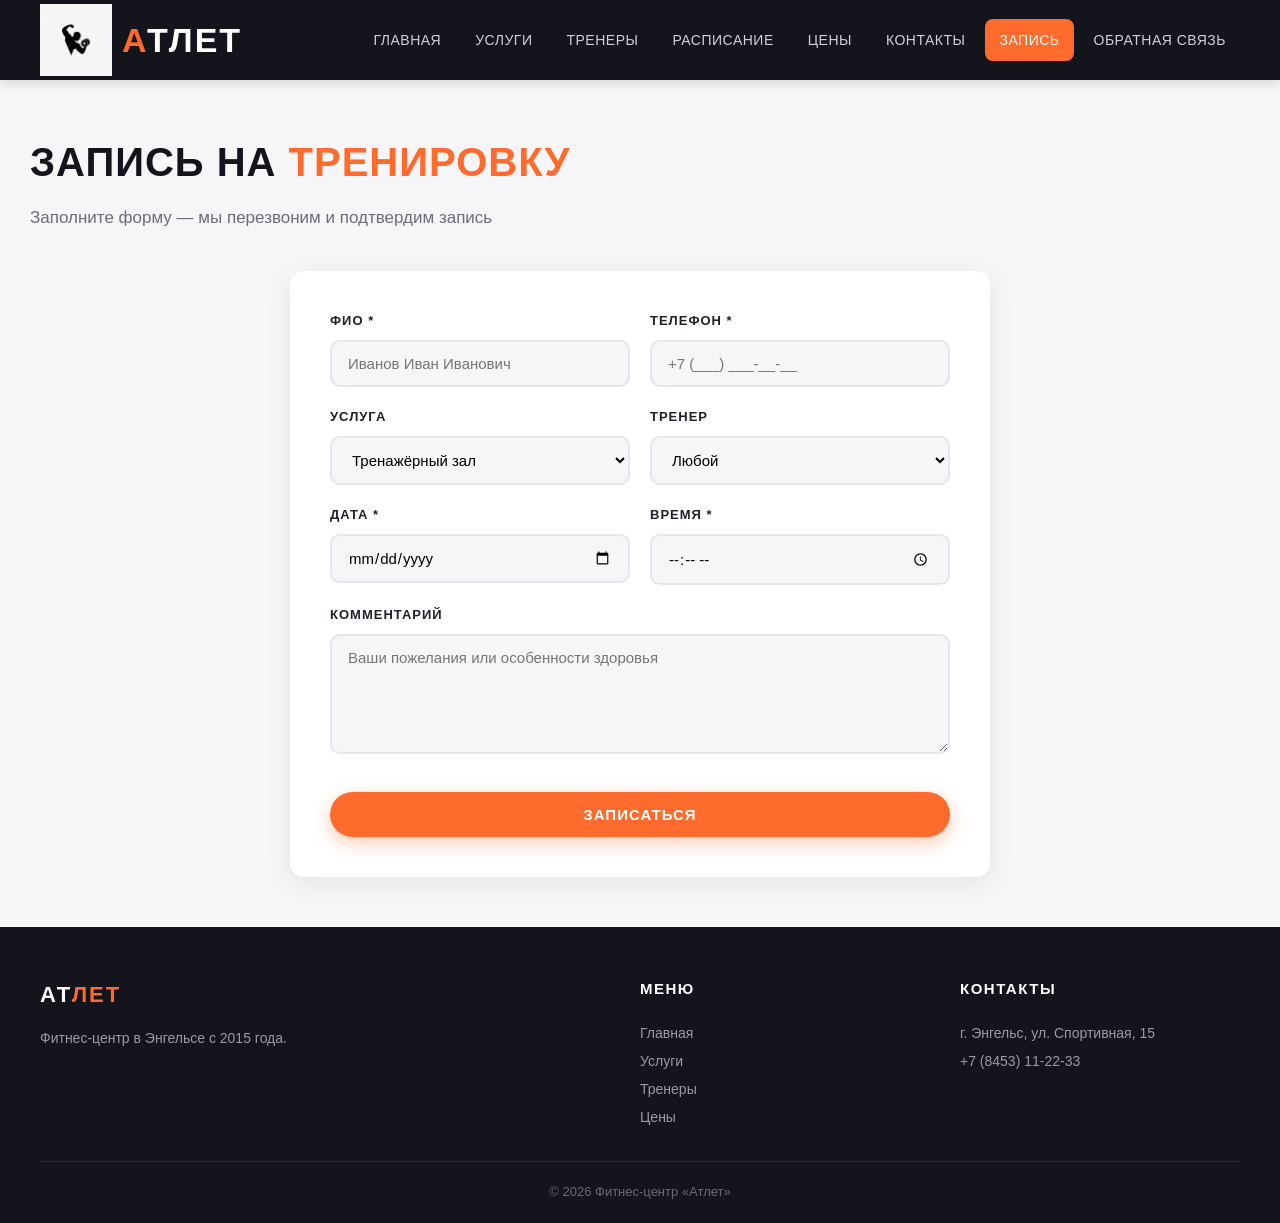
<file: appointment.html>
<!DOCTYPE html>
<html lang="ru">
<head>
<meta charset="UTF-8">
<title>Запись на тренировку — Фитнес-центр «Атлет»</title>
<link rel="stylesheet" href="css/style.css">
</head>
<body>

<header class="header">
    <a href="index.html" class="logo"><img src="img/logo.png" alt="Атлет"><span>Атлет</span></a>
    <nav class="nav">
        <a href="index.html">Главная</a>
        <a href="services.html">Услуги</a>
        <a href="trainers.html">Тренеры</a>
        <a href="schedule.html">Расписание</a>
        <a href="prices.html">Цены</a>
        <a href="contacts.html">Контакты</a>
        <a href="appointment.html" class="active">Запись</a>
        <a href="feedback.html">Обратная связь</a>
    </nav>
</header>

<main class="main">

    <!-- ===== БЛОК: ЗАГОЛОВОК СТРАНИЦЫ ===== -->
    <section class="page-title">
        <h1>Запись на <span class="accent">тренировку</span></h1>
        <p class="subtitle">Заполните форму — мы перезвоним и подтвердим запись</p>
    </section>

    <!-- ===== БЛОК: ФОРМА ЗАПИСИ ===== -->
    <div class="form-wrap">
        <form action="#" method="post">
            <div class="form-row">
                <div class="form-group">
                    <label>ФИО *</label>
                    <input type="text" name="name" required placeholder="Иванов Иван Иванович">
                </div>
                <div class="form-group">
                    <label>Телефон *</label>
                    <input type="tel" name="phone" required placeholder="+7 (___) ___-__-__">
                </div>
            </div>

            <div class="form-row">
                <div class="form-group">
                    <label>Услуга</label>
                    <select name="service">
                        <option>Тренажёрный зал</option>
                        <option>Групповые занятия</option>
                        <option>Персональная тренировка</option>
                        <option>Бассейн</option>
                        <option>Кроссфит</option>
                        <option>Детский фитнес</option>
                    </select>
                </div>
                <div class="form-group">
                    <label>Тренер</label>
                    <select name="trainer">
                        <option>Любой</option>
                        <option>Иванов Алексей</option>
                        <option>Петрова Мария</option>
                        <option>Сидоров Дмитрий</option>
                    </select>
                </div>
            </div>

            <div class="form-row">
                <div class="form-group">
                    <label>Дата *</label>
                    <input type="date" name="date" required>
                </div>
                <div class="form-group">
                    <label>Время *</label>
                    <input type="time" name="time" required>
                </div>
            </div>

            <div class="form-group">
                <label>Комментарий</label>
                <textarea name="comment" placeholder="Ваши пожелания или особенности здоровья"></textarea>
            </div>

            <button type="submit" class="btn">Записаться</button>
        </form>
    </div>

</main>

<footer class="footer">
    <div class="footer-grid">
        <div>
            <div class="logo-mini">Ат<span>лет</span></div>
            <p>Фитнес-центр в Энгельсе с 2015 года.</p>
        </div>
        <div>
            <h4>Меню</h4>
            <ul>
                <li><a href="index.html">Главная</a></li>
                <li><a href="services.html">Услуги</a></li>
                <li><a href="trainers.html">Тренеры</a></li>
                <li><a href="prices.html">Цены</a></li>
            </ul>
        </div>
        <div>
            <h4>Контакты</h4>
            <p>г. Энгельс, ул. Спортивная, 15</p>
            <p>+7 (8453) 11-22-33</p>
        </div>
    </div>
    <div class="copy">© 2026 Фитнес-центр «Атлет»</div>
</footer>

</body>
</html>
</file>
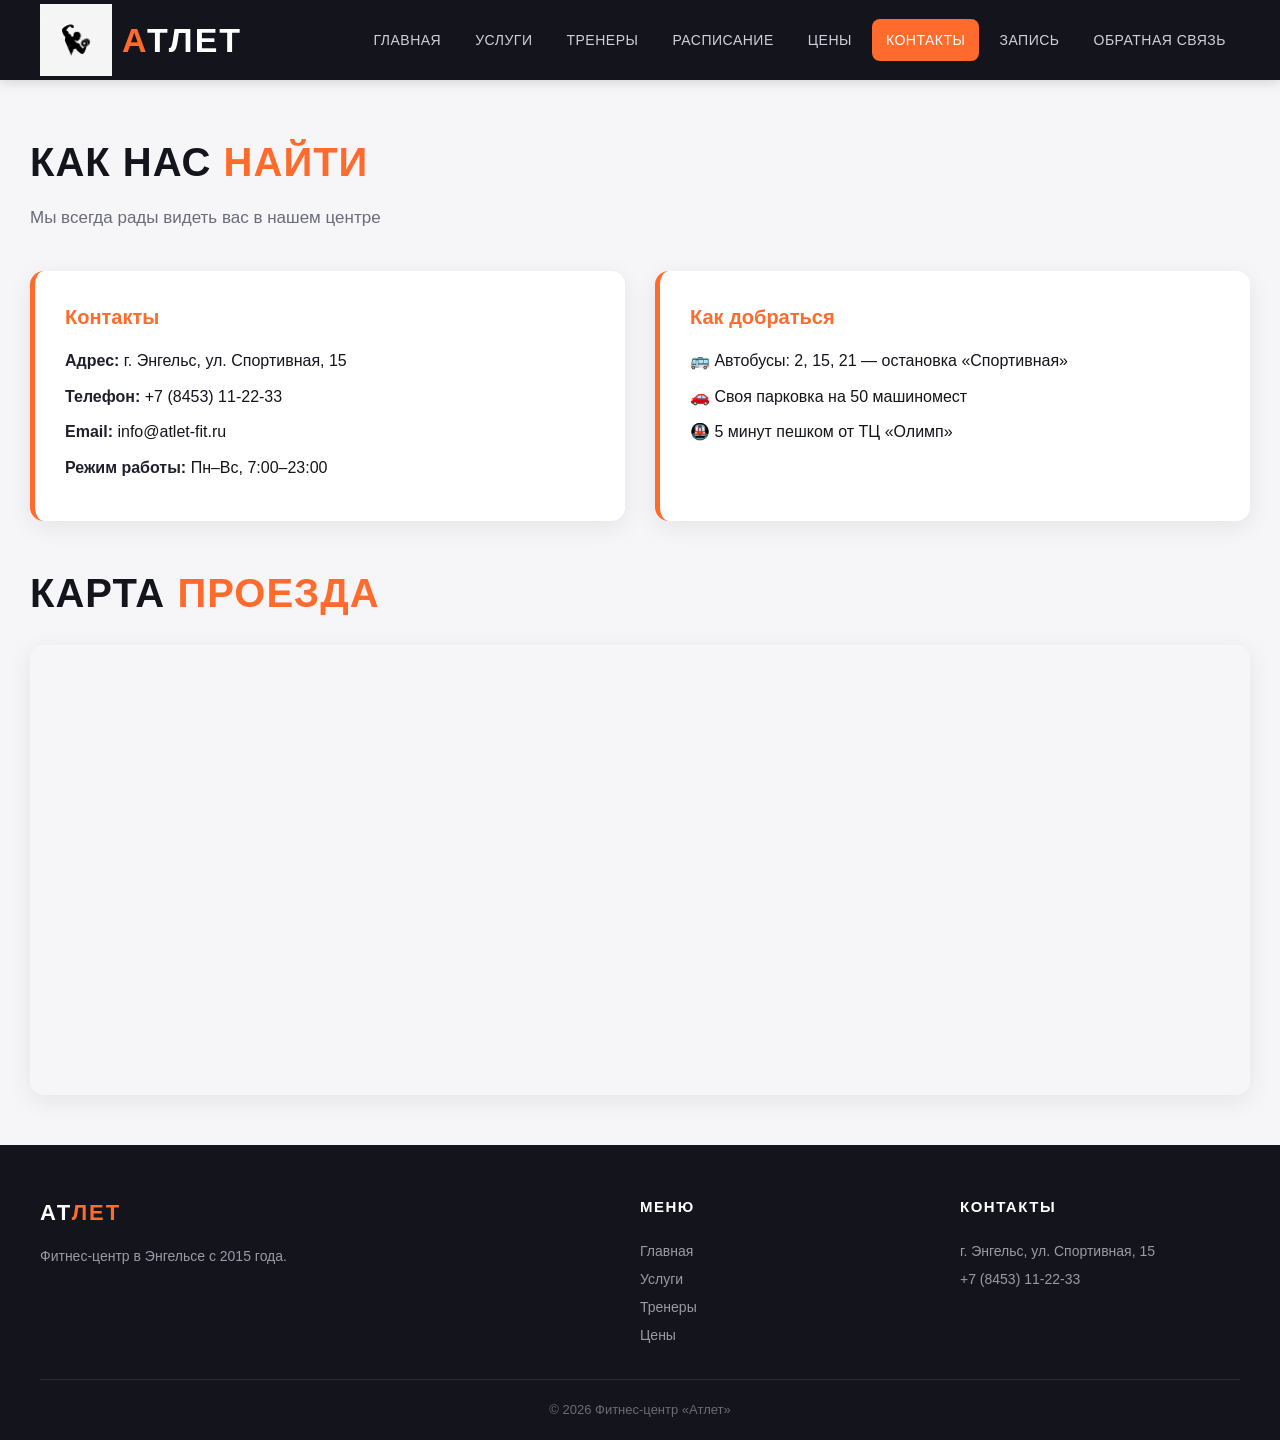
<file: contacts.html>
<!DOCTYPE html>
<html lang="ru">
<head>
<meta charset="UTF-8">
<title>Контакты — Фитнес-центр «Атлет»</title>
<link rel="stylesheet" href="css/style.css">
</head>
<body>

<header class="header">
    <a href="index.html" class="logo"><img src="img/logo.png" alt="Атлет"><span>Атлет</span></a>
    <nav class="nav">
        <a href="index.html">Главная</a>
        <a href="services.html">Услуги</a>
        <a href="trainers.html">Тренеры</a>
        <a href="schedule.html">Расписание</a>
        <a href="prices.html">Цены</a>
        <a href="contacts.html" class="active">Контакты</a>
        <a href="appointment.html">Запись</a>
        <a href="feedback.html">Обратная связь</a>
    </nav>
</header>

<main class="main">

    <!-- ===== БЛОК: ЗАГОЛОВОК СТРАНИЦЫ ===== -->
    <section class="page-title">
        <h1>Как нас <span class="accent">найти</span></h1>
        <p class="subtitle">Мы всегда рады видеть вас в нашем центре</p>
    </section>

    <!-- ===== БЛОК: КОНТАКТНЫЕ ДАННЫЕ ===== -->
    <section class="contact-grid">
        <div class="contact-box">
            <h3>Контакты</h3>
            <p><strong>Адрес:</strong> г. Энгельс, ул. Спортивная, 15</p>
            <p><strong>Телефон:</strong> +7 (8453) 11-22-33</p>
            <p><strong>Email:</strong> info@atlet-fit.ru</p>
            <p><strong>Режим работы:</strong> Пн–Вс, 7:00–23:00</p>
        </div>

        <div class="contact-box">
            <h3>Как добраться</h3>
            <p>🚌 Автобусы: 2, 15, 21 — остановка «Спортивная»</p>
            <p>🚗 Своя парковка на 50 машиномест</p>
            <p>🚇 5 минут пешком от ТЦ «Олимп»</p>
        </div>
    </section>

    <!-- ===== БЛОК: КАРТА ПРОЕЗДА ===== -->
    <section class="page-title">
        <h1>Карта <span class="accent">проезда</span></h1>
    </section>

    <div class="map-container">
        <iframe
            src="https://yandex.ru/map-widget/v1/?text=Энгельс%2C%20Спортивная%2015&z=16"
            title="Карта фитнес-центра Атлет"
            loading="lazy"
            allowfullscreen>
        </iframe>
    </div>

</main>

<footer class="footer">
    <div class="footer-grid">
        <div>
            <div class="logo-mini">Ат<span>лет</span></div>
            <p>Фитнес-центр в Энгельсе с 2015 года.</p>
        </div>
        <div>
            <h4>Меню</h4>
            <ul>
                <li><a href="index.html">Главная</a></li>
                <li><a href="services.html">Услуги</a></li>
                <li><a href="trainers.html">Тренеры</a></li>
                <li><a href="prices.html">Цены</a></li>
            </ul>
        </div>
        <div>
            <h4>Контакты</h4>
            <p>г. Энгельс, ул. Спортивная, 15</p>
            <p>+7 (8453) 11-22-33</p>
        </div>
    </div>
    <div class="copy">© 2026 Фитнес-центр «Атлет»</div>
</footer>

</body>
</html>
</file>
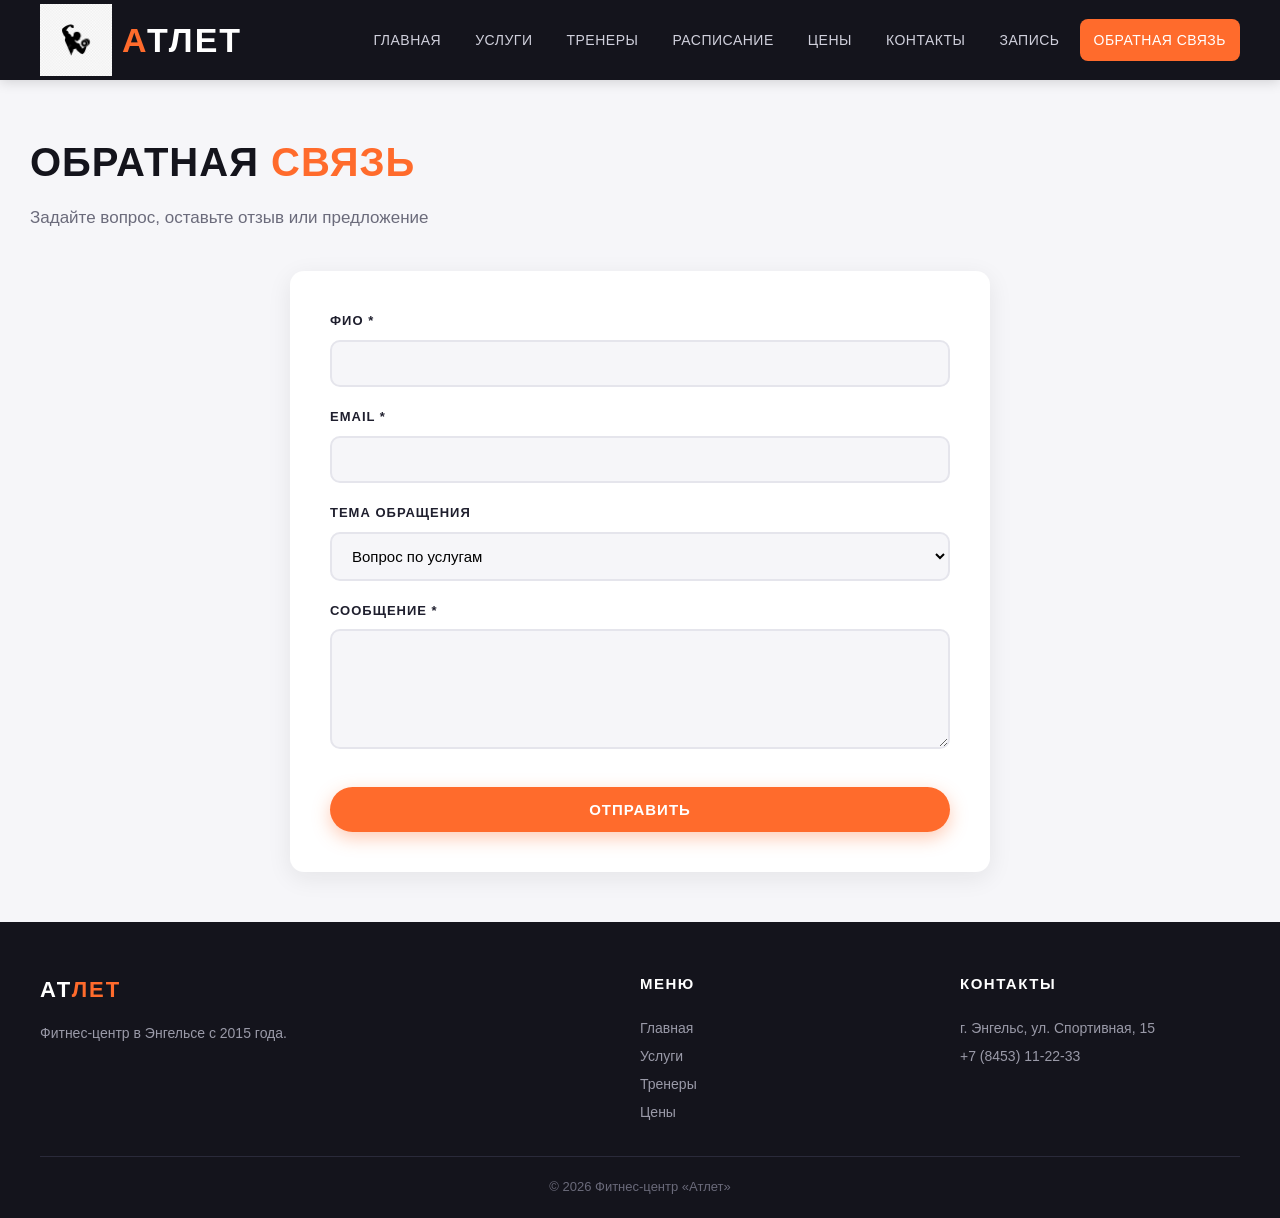
<file: feedback.html>
<!DOCTYPE html>
<html lang="ru">
<head>
<meta charset="UTF-8">
<title>Обратная связь — Фитнес-центр «Атлет»</title>
<link rel="stylesheet" href="css/style.css">
</head>
<body>

<header class="header">
    <a href="index.html" class="logo"><img src="img/logo.png" alt="Атлет"><span>Атлет</span></a>
    <nav class="nav">
        <a href="index.html">Главная</a>
        <a href="services.html">Услуги</a>
        <a href="trainers.html">Тренеры</a>
        <a href="schedule.html">Расписание</a>
        <a href="prices.html">Цены</a>
        <a href="contacts.html">Контакты</a>
        <a href="appointment.html">Запись</a>
        <a href="feedback.html" class="active">Обратная связь</a>
    </nav>
</header>

<main class="main">

    <!-- ===== БЛОК: ЗАГОЛОВОК СТРАНИЦЫ ===== -->
    <section class="page-title">
        <h1>Обратная <span class="accent">связь</span></h1>
        <p class="subtitle">Задайте вопрос, оставьте отзыв или предложение</p>
    </section>

    <!-- ===== БЛОК: ФОРМА ОБРАТНОЙ СВЯЗИ ===== -->
    <div class="form-wrap">
        <form action="#" method="post">
            <div class="form-group">
                <label>ФИО *</label>
                <input type="text" name="name" required>
            </div>

            <div class="form-group">
                <label>Email *</label>
                <input type="email" name="email" required>
            </div>

            <div class="form-group">
                <label>Тема обращения</label>
                <select name="topic">
                    <option>Вопрос по услугам</option>
                    <option>Запись и абонементы</option>
                    <option>Отзыв о тренере</option>
                    <option>Жалоба или предложение</option>
                    <option>Другое</option>
                </select>
            </div>

            <div class="form-group">
                <label>Сообщение *</label>
                <textarea name="message" required></textarea>
            </div>

            <button type="submit" class="btn">Отправить</button>
        </form>
    </div>

</main>

<footer class="footer">
    <div class="footer-grid">
        <div>
            <div class="logo-mini">Ат<span>лет</span></div>
            <p>Фитнес-центр в Энгельсе с 2015 года.</p>
        </div>
        <div>
            <h4>Меню</h4>
            <ul>
                <li><a href="index.html">Главная</a></li>
                <li><a href="services.html">Услуги</a></li>
                <li><a href="trainers.html">Тренеры</a></li>
                <li><a href="prices.html">Цены</a></li>
            </ul>
        </div>
        <div>
            <h4>Контакты</h4>
            <p>г. Энгельс, ул. Спортивная, 15</p>
            <p>+7 (8453) 11-22-33</p>
        </div>
    </div>
    <div class="copy">© 2026 Фитнес-центр «Атлет»</div>
</footer>

</body>
</html>
</file>
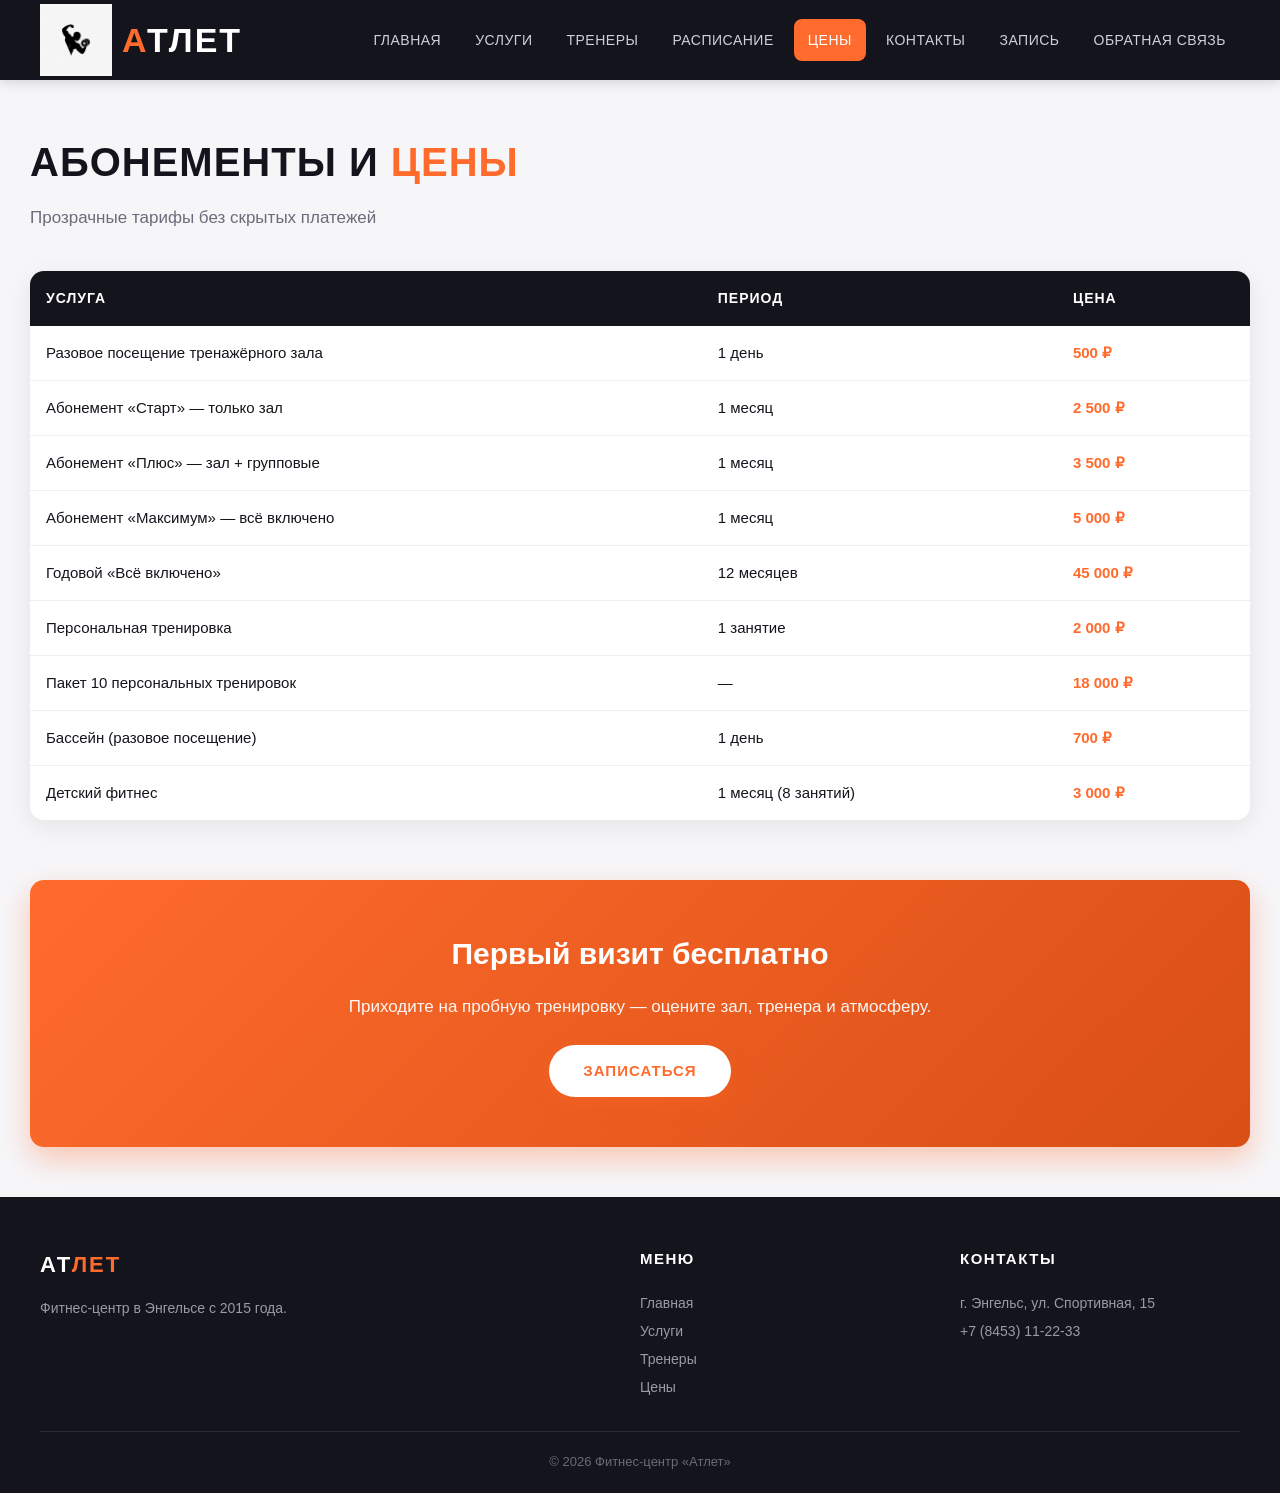
<file: prices.html>
<!DOCTYPE html>
<html lang="ru">
<head>
<meta charset="UTF-8">
<title>Цены — Фитнес-центр «Атлет»</title>
<link rel="stylesheet" href="css/style.css">
</head>
<body>

<header class="header">
    <a href="index.html" class="logo"><img src="img/logo.png" alt="Атлет"><span>Атлет</span></a>
    <nav class="nav">
        <a href="index.html">Главная</a>
        <a href="services.html">Услуги</a>
        <a href="trainers.html">Тренеры</a>
        <a href="schedule.html">Расписание</a>
        <a href="prices.html" class="active">Цены</a>
        <a href="contacts.html">Контакты</a>
        <a href="appointment.html">Запись</a>
        <a href="feedback.html">Обратная связь</a>
    </nav>
</header>

<main class="main">

    <!-- ===== БЛОК: ЗАГОЛОВОК СТРАНИЦЫ ===== -->
    <section class="page-title">
        <h1>Абонементы и <span class="accent">цены</span></h1>
        <p class="subtitle">Прозрачные тарифы без скрытых платежей</p>
    </section>

    <!-- ===== БЛОК: ТАБЛИЦА ЦЕН ===== -->
    <table class="table">
        <tr>
            <th>Услуга</th>
            <th>Период</th>
            <th>Цена</th>
        </tr>
        <tr><td>Разовое посещение тренажёрного зала</td><td>1 день</td><td class="price">500 ₽</td></tr>
        <tr><td>Абонемент «Старт» — только зал</td><td>1 месяц</td><td class="price">2 500 ₽</td></tr>
        <tr><td>Абонемент «Плюс» — зал + групповые</td><td>1 месяц</td><td class="price">3 500 ₽</td></tr>
        <tr><td>Абонемент «Максимум» — всё включено</td><td>1 месяц</td><td class="price">5 000 ₽</td></tr>
        <tr><td>Годовой «Всё включено»</td><td>12 месяцев</td><td class="price">45 000 ₽</td></tr>
        <tr><td>Персональная тренировка</td><td>1 занятие</td><td class="price">2 000 ₽</td></tr>
        <tr><td>Пакет 10 персональных тренировок</td><td>—</td><td class="price">18 000 ₽</td></tr>
        <tr><td>Бассейн (разовое посещение)</td><td>1 день</td><td class="price">700 ₽</td></tr>
        <tr><td>Детский фитнес</td><td>1 месяц (8 занятий)</td><td class="price">3 000 ₽</td></tr>
    </table>

    <!-- ===== БЛОК: ПРИЗЫВ К ДЕЙСТВИЮ ===== -->
    <section class="cta">
        <h2>Первый визит бесплатно</h2>
        <p>Приходите на пробную тренировку — оцените зал, тренера и атмосферу.</p>
        <a href="appointment.html" class="btn" style="background:var(--white); color:var(--orange);">Записаться</a>
    </section>

</main>

<footer class="footer">
    <div class="footer-grid">
        <div>
            <div class="logo-mini">Ат<span>лет</span></div>
            <p>Фитнес-центр в Энгельсе с 2015 года.</p>
        </div>
        <div>
            <h4>Меню</h4>
            <ul>
                <li><a href="index.html">Главная</a></li>
                <li><a href="services.html">Услуги</a></li>
                <li><a href="trainers.html">Тренеры</a></li>
                <li><a href="prices.html">Цены</a></li>
            </ul>
        </div>
        <div>
            <h4>Контакты</h4>
            <p>г. Энгельс, ул. Спортивная, 15</p>
            <p>+7 (8453) 11-22-33</p>
        </div>
    </div>
    <div class="copy">© 2026 Фитнес-центр «Атлет»</div>
</footer>

</body>
</html>
</file>
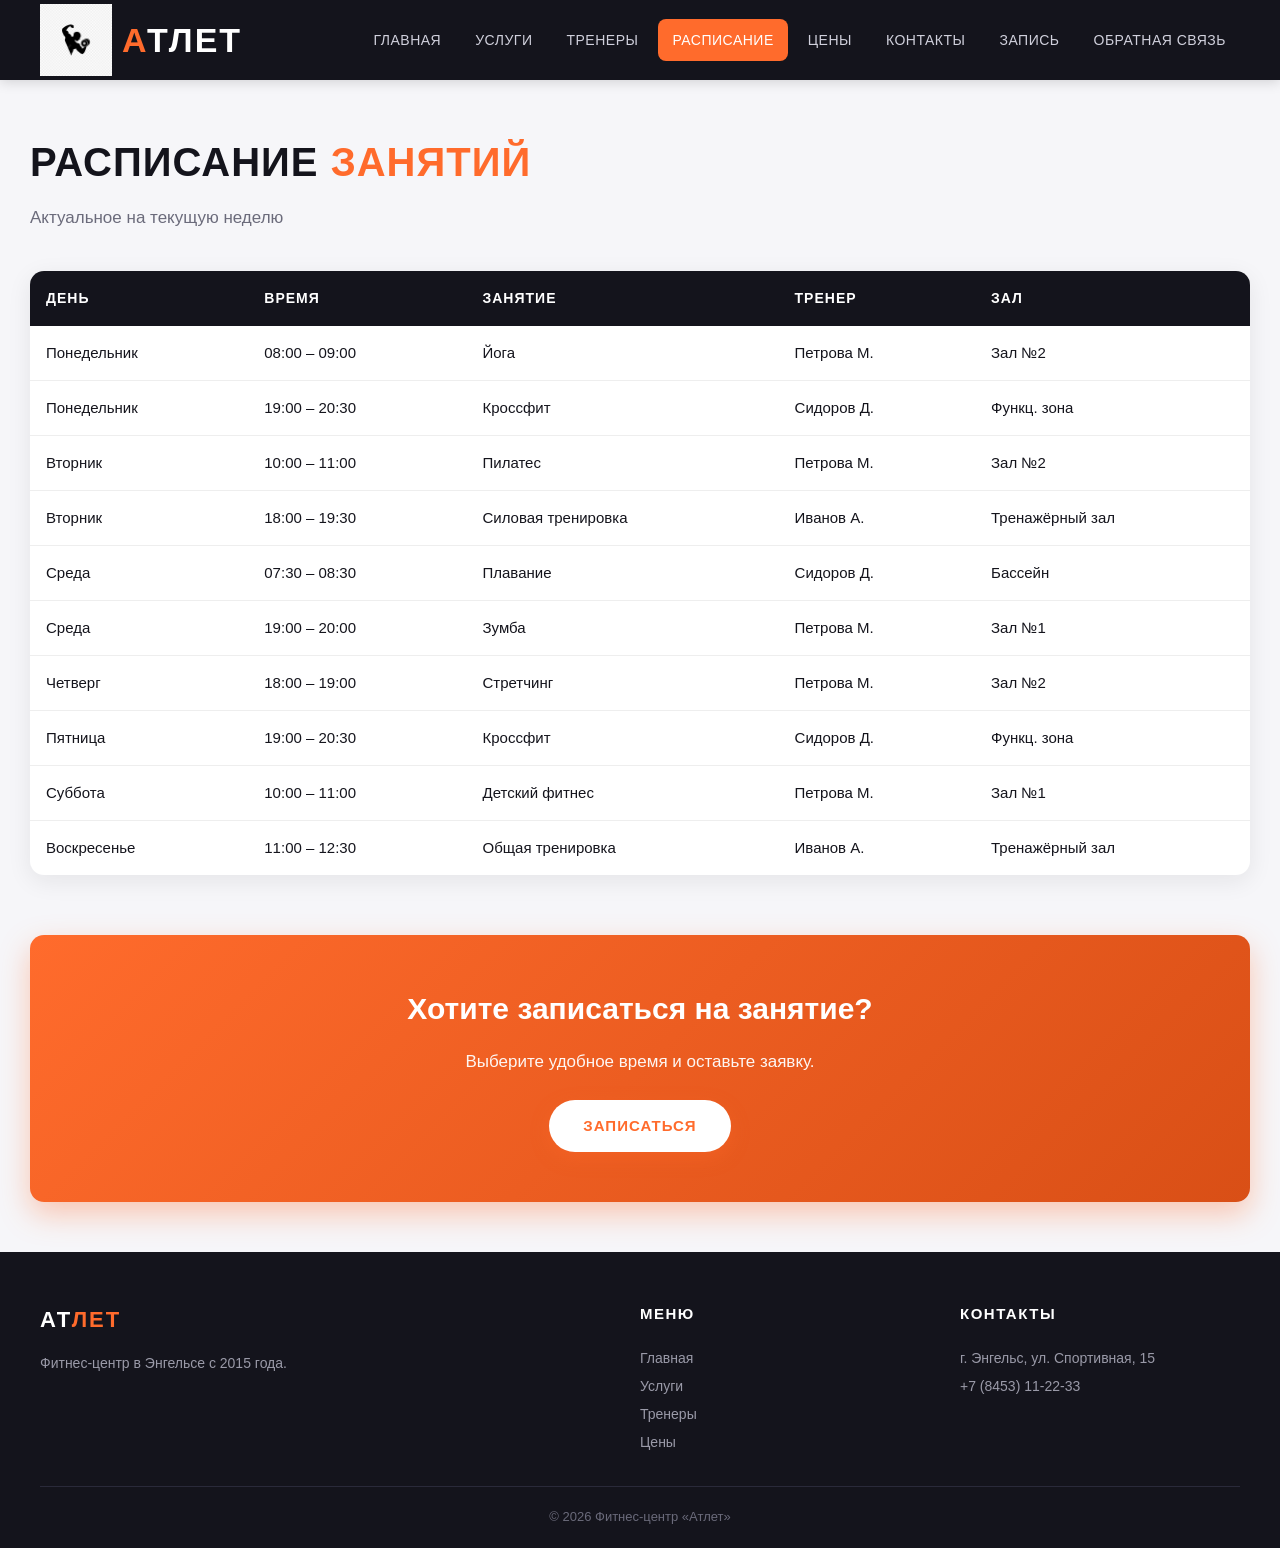
<file: schedule.html>
<!DOCTYPE html>
<html lang="ru">
<head>
<meta charset="UTF-8">
<title>Расписание — Фитнес-центр «Атлет»</title>
<link rel="stylesheet" href="css/style.css">
</head>
<body>

<header class="header">
    <a href="index.html" class="logo"><img src="img/logo.png" alt="Атлет"><span>Атлет</span></a>
    <nav class="nav">
        <a href="index.html">Главная</a>
        <a href="services.html">Услуги</a>
        <a href="trainers.html">Тренеры</a>
        <a href="schedule.html" class="active">Расписание</a>
        <a href="prices.html">Цены</a>
        <a href="contacts.html">Контакты</a>
        <a href="appointment.html">Запись</a>
        <a href="feedback.html">Обратная связь</a>
    </nav>
</header>

<main class="main">

    <!-- ===== БЛОК: ЗАГОЛОВОК СТРАНИЦЫ ===== -->
    <section class="page-title">
        <h1>Расписание <span class="accent">занятий</span></h1>
        <p class="subtitle">Актуальное на текущую неделю</p>
    </section>

    <!-- ===== БЛОК: ТАБЛИЦА РАСПИСАНИЯ ===== -->
    <table class="table">
        <tr>
            <th>День</th>
            <th>Время</th>
            <th>Занятие</th>
            <th>Тренер</th>
            <th>Зал</th>
        </tr>
        <tr><td>Понедельник</td><td>08:00 – 09:00</td><td>Йога</td><td>Петрова М.</td><td>Зал №2</td></tr>
        <tr><td>Понедельник</td><td>19:00 – 20:30</td><td>Кроссфит</td><td>Сидоров Д.</td><td>Функц. зона</td></tr>
        <tr><td>Вторник</td><td>10:00 – 11:00</td><td>Пилатес</td><td>Петрова М.</td><td>Зал №2</td></tr>
        <tr><td>Вторник</td><td>18:00 – 19:30</td><td>Силовая тренировка</td><td>Иванов А.</td><td>Тренажёрный зал</td></tr>
        <tr><td>Среда</td><td>07:30 – 08:30</td><td>Плавание</td><td>Сидоров Д.</td><td>Бассейн</td></tr>
        <tr><td>Среда</td><td>19:00 – 20:00</td><td>Зумба</td><td>Петрова М.</td><td>Зал №1</td></tr>
        <tr><td>Четверг</td><td>18:00 – 19:00</td><td>Стретчинг</td><td>Петрова М.</td><td>Зал №2</td></tr>
        <tr><td>Пятница</td><td>19:00 – 20:30</td><td>Кроссфит</td><td>Сидоров Д.</td><td>Функц. зона</td></tr>
        <tr><td>Суббота</td><td>10:00 – 11:00</td><td>Детский фитнес</td><td>Петрова М.</td><td>Зал №1</td></tr>
        <tr><td>Воскресенье</td><td>11:00 – 12:30</td><td>Общая тренировка</td><td>Иванов А.</td><td>Тренажёрный зал</td></tr>
    </table>

    <!-- ===== БЛОК: ПРИЗЫВ К ДЕЙСТВИЮ ===== -->
    <section class="cta">
        <h2>Хотите записаться на занятие?</h2>
        <p>Выберите удобное время и оставьте заявку.</p>
        <a href="appointment.html" class="btn" style="background:var(--white); color:var(--orange);">Записаться</a>
    </section>

</main>

<footer class="footer">
    <div class="footer-grid">
        <div>
            <div class="logo-mini">Ат<span>лет</span></div>
            <p>Фитнес-центр в Энгельсе с 2015 года.</p>
        </div>
        <div>
            <h4>Меню</h4>
            <ul>
                <li><a href="index.html">Главная</a></li>
                <li><a href="services.html">Услуги</a></li>
                <li><a href="trainers.html">Тренеры</a></li>
                <li><a href="prices.html">Цены</a></li>
            </ul>
        </div>
        <div>
            <h4>Контакты</h4>
            <p>г. Энгельс, ул. Спортивная, 15</p>
            <p>+7 (8453) 11-22-33</p>
        </div>
    </div>
    <div class="copy">© 2026 Фитнес-центр «Атлет»</div>
</footer>

</body>
</html>
</file>
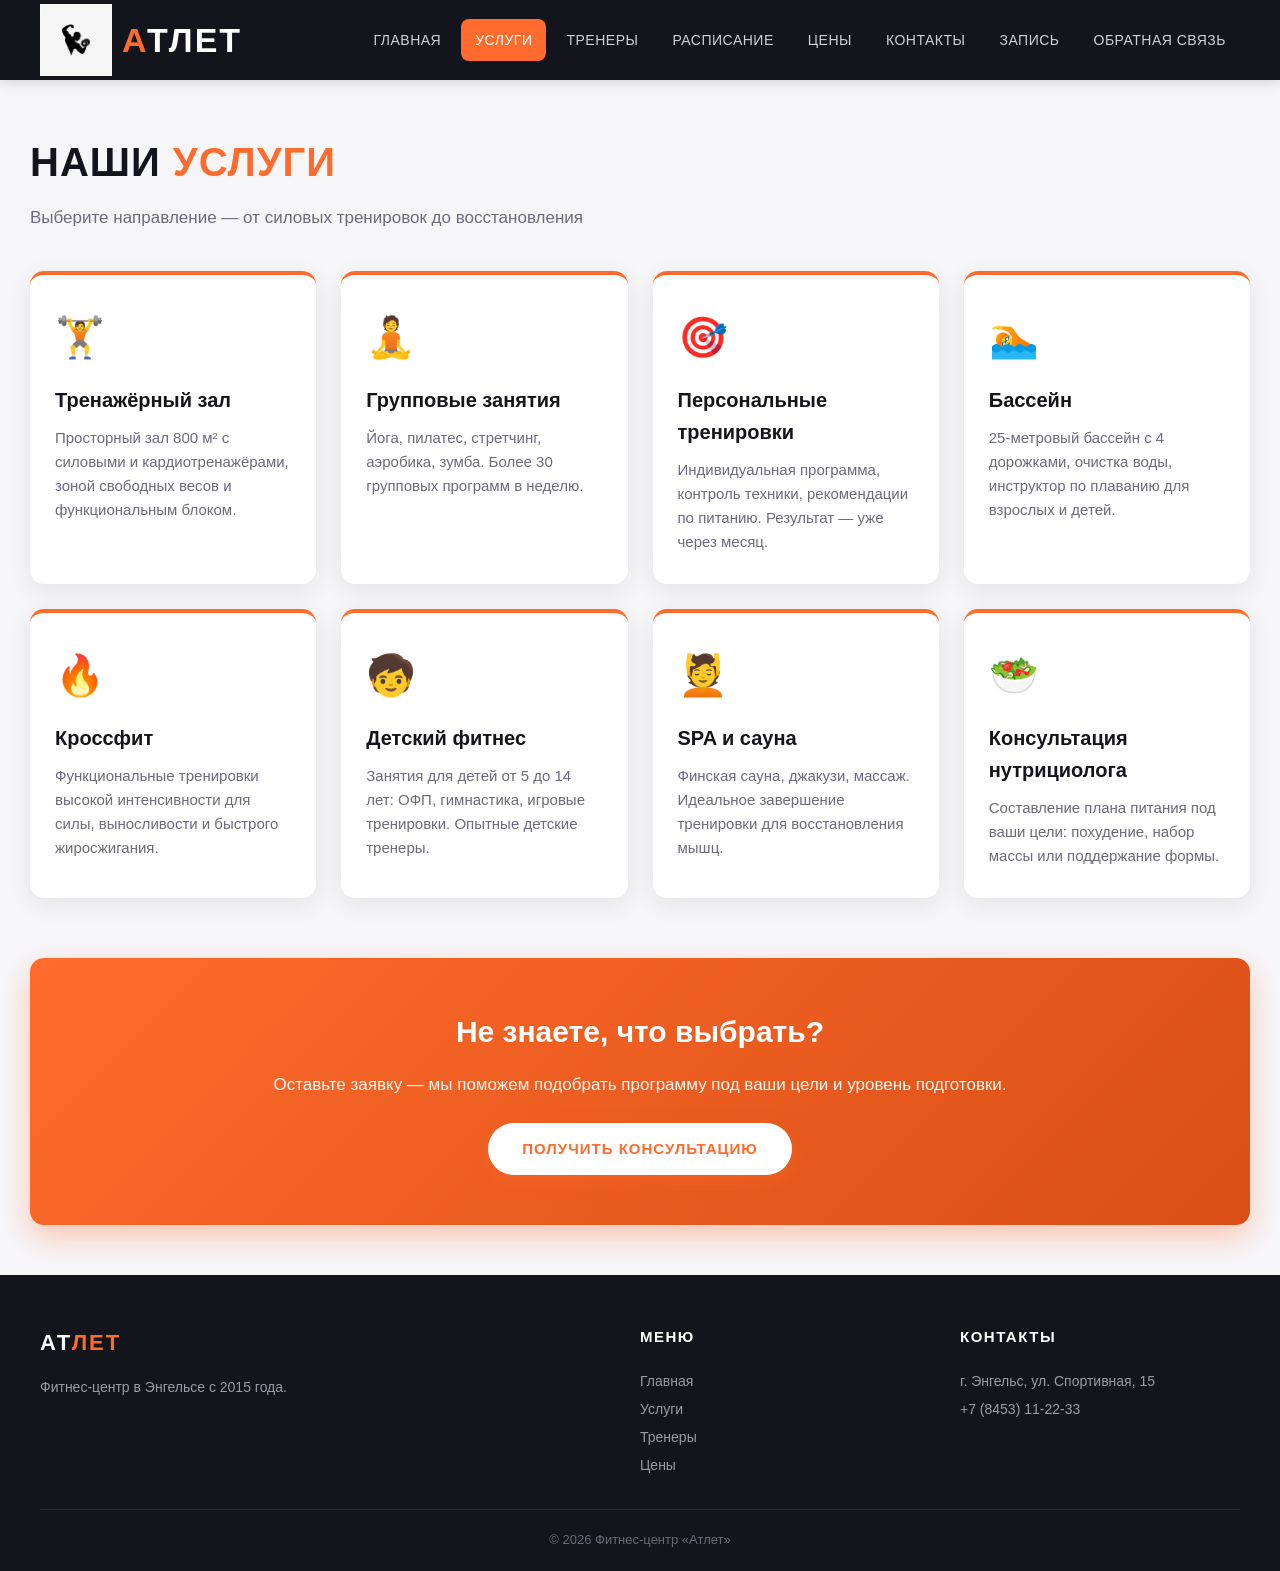
<file: services.html>
<!DOCTYPE html>
<html lang="ru">
<head>
<meta charset="UTF-8">
<title>Услуги — Фитнес-центр «Атлет»</title>
<link rel="stylesheet" href="css/style.css">
</head>
<body>

<header class="header">
    <a href="index.html" class="logo"><img src="img/logo.png" alt="Атлет"><span>Атлет</span></a>
    <nav class="nav">
        <a href="index.html">Главная</a>
        <a href="services.html" class="active">Услуги</a>
        <a href="trainers.html">Тренеры</a>
        <a href="schedule.html">Расписание</a>
        <a href="prices.html">Цены</a>
        <a href="contacts.html">Контакты</a>
        <a href="appointment.html">Запись</a>
        <a href="feedback.html">Обратная связь</a>
    </nav>
</header>

<main class="main">

    <!-- ===== БЛОК: ЗАГОЛОВОК СТРАНИЦЫ ===== -->
    <section class="page-title">
        <h1>Наши <span class="accent">услуги</span></h1>
        <p class="subtitle">Выберите направление — от силовых тренировок до восстановления</p>
    </section>

    <!-- ===== БЛОК: СЕТКА УСЛУГ ===== -->
    <section class="grid">
        <div class="card">
            <span class="icon">🏋️</span>
            <h3>Тренажёрный зал</h3>
            <p>Просторный зал 800 м² с силовыми и кардиотренажёрами, зоной свободных весов и функциональным блоком.</p>
        </div>
        <div class="card">
            <span class="icon">🧘</span>
            <h3>Групповые занятия</h3>
            <p>Йога, пилатес, стретчинг, аэробика, зумба. Более 30 групповых программ в неделю.</p>
        </div>
        <div class="card">
            <span class="icon">🎯</span>
            <h3>Персональные тренировки</h3>
            <p>Индивидуальная программа, контроль техники, рекомендации по питанию. Результат — уже через месяц.</p>
        </div>
        <div class="card">
            <span class="icon">🏊</span>
            <h3>Бассейн</h3>
            <p>25-метровый бассейн с 4 дорожками, очистка воды, инструктор по плаванию для взрослых и детей.</p>
        </div>
        <div class="card">
            <span class="icon">🔥</span>
            <h3>Кроссфит</h3>
            <p>Функциональные тренировки высокой интенсивности для силы, выносливости и быстрого жиросжигания.</p>
        </div>
        <div class="card">
            <span class="icon">🧒</span>
            <h3>Детский фитнес</h3>
            <p>Занятия для детей от 5 до 14 лет: ОФП, гимнастика, игровые тренировки. Опытные детские тренеры.</p>
        </div>
        <div class="card">
            <span class="icon">💆</span>
            <h3>SPA и сауна</h3>
            <p>Финская сауна, джакузи, массаж. Идеальное завершение тренировки для восстановления мышц.</p>
        </div>
        <div class="card">
            <span class="icon">🥗</span>
            <h3>Консультация нутрициолога</h3>
            <p>Составление плана питания под ваши цели: похудение, набор массы или поддержание формы.</p>
        </div>
    </section>

    <!-- ===== БЛОК: ПРИЗЫВ К ДЕЙСТВИЮ ===== -->
    <section class="cta">
        <h2>Не знаете, что выбрать?</h2>
        <p>Оставьте заявку — мы поможем подобрать программу под ваши цели и уровень подготовки.</p>
        <a href="appointment.html" class="btn" style="background:var(--white); color:var(--orange);">Получить консультацию</a>
    </section>

</main>

<footer class="footer">
    <div class="footer-grid">
        <div>
            <div class="logo-mini">Ат<span>лет</span></div>
            <p>Фитнес-центр в Энгельсе с 2015 года.</p>
        </div>
        <div>
            <h4>Меню</h4>
            <ul>
                <li><a href="index.html">Главная</a></li>
                <li><a href="services.html">Услуги</a></li>
                <li><a href="trainers.html">Тренеры</a></li>
                <li><a href="prices.html">Цены</a></li>
            </ul>
        </div>
        <div>
            <h4>Контакты</h4>
            <p>г. Энгельс, ул. Спортивная, 15</p>
            <p>+7 (8453) 11-22-33</p>
        </div>
    </div>
    <div class="copy">© 2026 Фитнес-центр «Атлет»</div>
</footer>

</body>
</html>
</file>
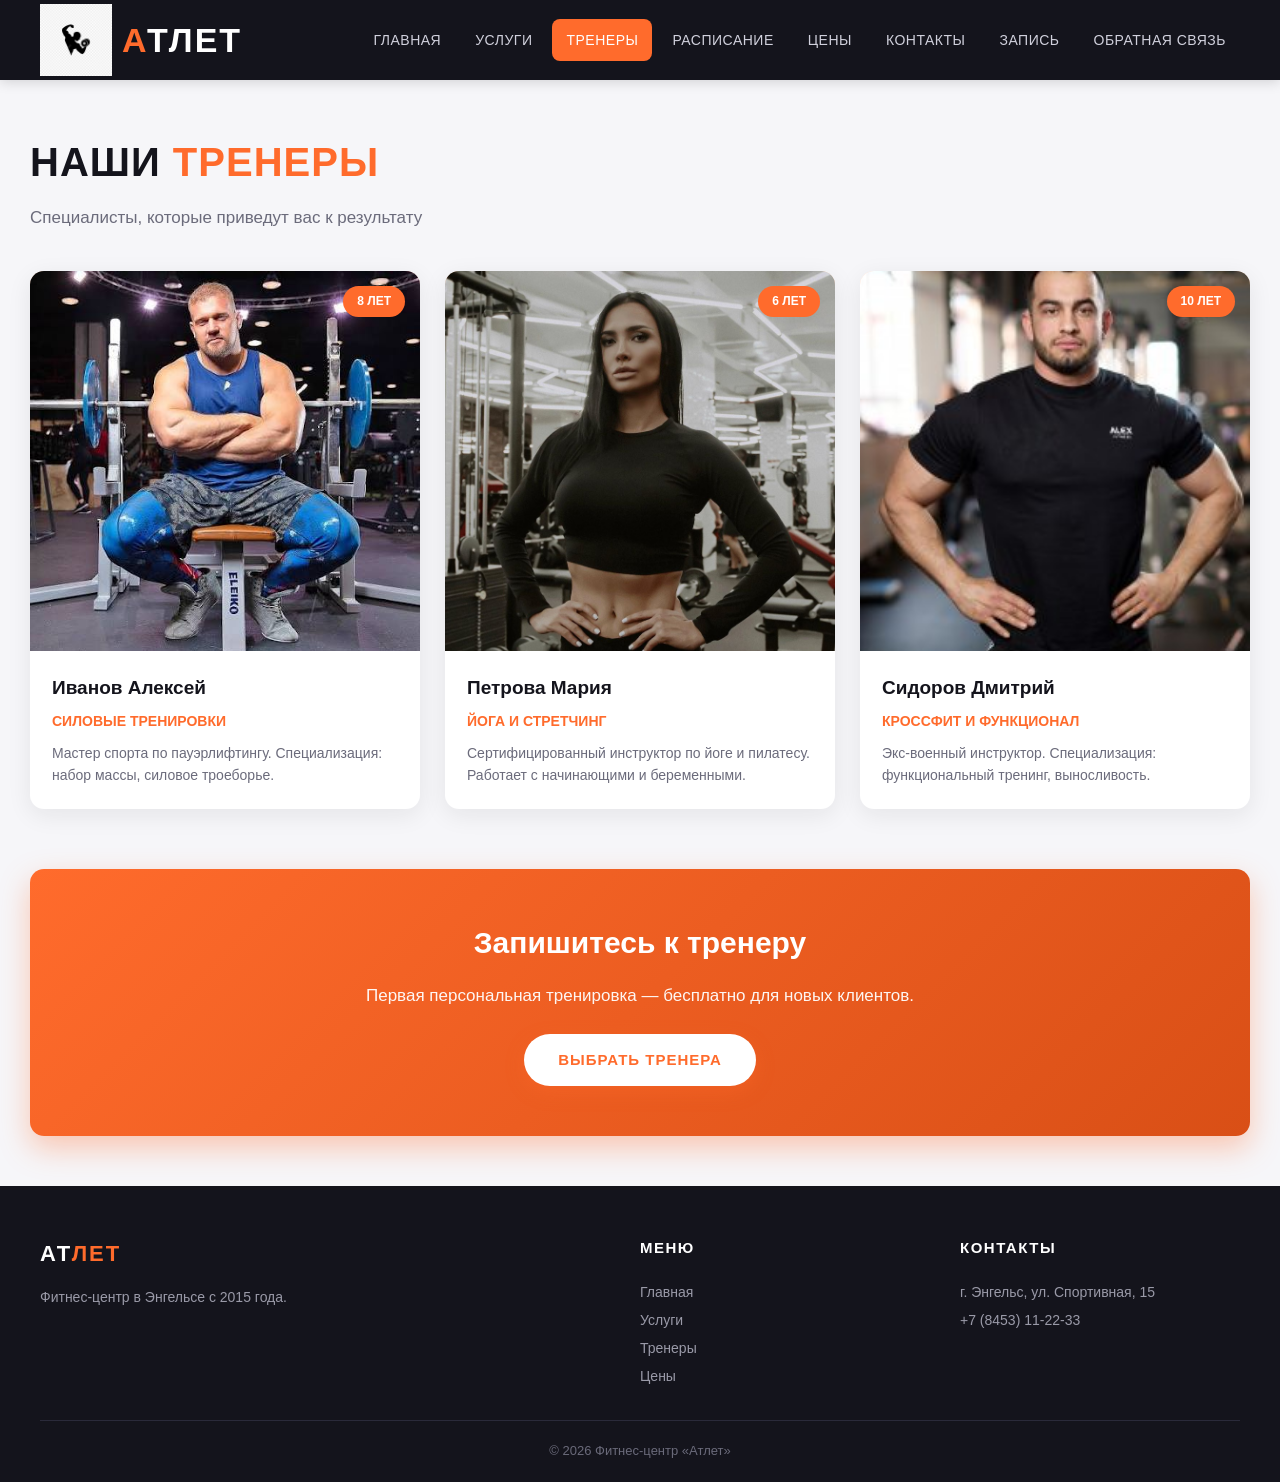
<file: trainers.html>
<!DOCTYPE html>
<html lang="ru">
<head>
<meta charset="UTF-8">
<title>Тренеры — Фитнес-центр «Атлет»</title>
<link rel="stylesheet" href="css/style.css">
</head>
<body>

<header class="header">
    <a href="index.html" class="logo"><img src="img/logo.png" alt="Атлет"><span>Атлет</span></a>
    <nav class="nav">
        <a href="index.html">Главная</a>
        <a href="services.html">Услуги</a>
        <a href="trainers.html" class="active">Тренеры</a>
        <a href="schedule.html">Расписание</a>
        <a href="prices.html">Цены</a>
        <a href="contacts.html">Контакты</a>
        <a href="appointment.html">Запись</a>
        <a href="feedback.html">Обратная связь</a>
    </nav>
</header>

<main class="main">

    <!-- ===== БЛОК: ЗАГОЛОВОК СТРАНИЦЫ ===== -->
    <section class="page-title">
        <h1>Наши <span class="accent">тренеры</span></h1>
        <p class="subtitle">Специалисты, которые приведут вас к результату</p>
    </section>

    <!-- ===== БЛОК: СЕТКА ТРЕНЕРОВ ===== -->
    <section class="grid">
        <div class="trainer-card">
            <img src="img/trainer1.jpg" alt="Иванов" class="photo">
            <div class="badge">8 лет</div>
            <div class="info">
                <h3>Иванов Алексей</h3>
                <div class="spec">Силовые тренировки</div>
                <div class="exp">Мастер спорта по пауэрлифтингу. Специализация: набор массы, силовое троеборье.</div>
            </div>
        </div>

        <div class="trainer-card">
            <img src="img/trainer2.jpg" alt="Петрова" class="photo">
            <div class="badge">6 лет</div>
            <div class="info">
                <h3>Петрова Мария</h3>
                <div class="spec">Йога и стретчинг</div>
                <div class="exp">Сертифицированный инструктор по йоге и пилатесу. Работает с начинающими и беременными.</div>
            </div>
        </div>

        <div class="trainer-card">
            <img src="img/trainer3.jpg" alt="Сидоров" class="photo photo-sidorov">
            <div class="badge">10 лет</div>
            <div class="info">
                <h3>Сидоров Дмитрий</h3>
                <div class="spec">Кроссфит и функционал</div>
                <div class="exp">Экс-военный инструктор. Специализация: функциональный тренинг, выносливость.</div>
            </div>
        </div>
    </section>

    <!-- ===== БЛОК: ПРИЗЫВ К ДЕЙСТВИЮ ===== -->
    <section class="cta">
        <h2>Запишитесь к тренеру</h2>
        <p>Первая персональная тренировка — бесплатно для новых клиентов.</p>
        <a href="appointment.html" class="btn" style="background:var(--white); color:var(--orange);">Выбрать тренера</a>
    </section>

</main>

<footer class="footer">
    <div class="footer-grid">
        <div>
            <div class="logo-mini">Ат<span>лет</span></div>
            <p>Фитнес-центр в Энгельсе с 2015 года.</p>
        </div>
        <div>
            <h4>Меню</h4>
            <ul>
                <li><a href="index.html">Главная</a></li>
                <li><a href="services.html">Услуги</a></li>
                <li><a href="trainers.html">Тренеры</a></li>
                <li><a href="prices.html">Цены</a></li>
            </ul>
        </div>
        <div>
            <h4>Контакты</h4>
            <p>г. Энгельс, ул. Спортивная, 15</p>
            <p>+7 (8453) 11-22-33</p>
        </div>
    </div>
    <div class="copy">© 2026 Фитнес-центр «Атлет»</div>
</footer>

</body>
</html>
</file>
<file: css/style.css>
/* ===== СБРОС ===== */
* { margin: 0; padding: 0; box-sizing: border-box; }

:root {
    --orange: #ff6b2c;
    --orange-dark: #d94f16;
    --orange-light: #ffd9c4;
    --black: #14141c;
    --dark: #1f1f2e;
    --gray: #6b6b7b;
    --light: #f6f6f9;
    --white: #ffffff;
    --radius: 14px;
    --shadow: 0 6px 24px rgba(20,20,28,0.08);
    --shadow-hover: 0 12px 32px rgba(255,107,44,0.22);
}

body {
    font-family: 'Montserrat', 'Segoe UI', Arial, sans-serif;
    background: var(--light);
    color: var(--black);
    line-height: 1.6;
    min-height: 100vh;
    display: flex;
    flex-direction: column;
}

a { text-decoration: none; color: inherit; }
img { display: block; max-width: 100%; }

/* ===== БЛОК: ШАПКА ===== */
.header {
    background: var(--black);
    padding: 0 40px;
    display: flex;
    justify-content: space-between;
    align-items: center;
    height: 80px;
    position: sticky;
    top: 0;
    z-index: 100;
    box-shadow: 0 2px 12px rgba(0,0,0,0.15);
}
.header .logo {
    display: flex;
    align-items: center;
    gap: 10px;
    font-size: 34px;
    font-weight: 800;
    color: var(--white);
    letter-spacing: 2px;
    text-transform: uppercase;
}
.header .logo img { height: 72px; }
.header .logo span::first-letter { color: var(--orange); }

/* ===== БЛОК: НАВИГАЦИЯ ===== */
.nav { display: flex; gap: 6px; align-items: center; }
.nav a {
    color: #d0d0dc;
    font-size: 14px;
    font-weight: 500;
    padding: 10px 14px;
    border-radius: 8px;
    transition: 0.25s;
    text-transform: uppercase;
    letter-spacing: 0.5px;
}
.nav a:hover, .nav a.active { background: var(--orange); color: var(--white); }

/* ===== БЛОК: КНОПКА ===== */
.btn {
    display: inline-block;
    background: var(--orange);
    color: var(--white);
    padding: 14px 34px;
    border-radius: 50px;
    font-size: 15px;
    font-weight: 700;
    text-transform: uppercase;
    letter-spacing: 1px;
    border: none;
    cursor: pointer;
    transition: 0.3s;
    box-shadow: 0 6px 18px rgba(255,107,44,0.35);
}
.btn:hover {
    background: var(--orange-dark);
    transform: translateY(-2px);
    box-shadow: 0 10px 24px rgba(255,107,44,0.45);
}
.btn-ghost { background: transparent; color: var(--white); border: 2px solid var(--white); box-shadow: none; }
.btn-ghost:hover { background: var(--white); color: var(--black); }
.btn-small { padding: 10px 22px; font-size: 13px; margin-top: 15px; }

/* ===== БЛОК: ОСНОВНОЙ КОНТЕНТ ===== */
.main {
    flex: 1;
    max-width: 1280px;
    width: 100%;
    margin: 0 auto;
    padding: 50px 30px;
}

/* ===== БЛОК: ЗАГОЛОВОК СТРАНИЦЫ ===== */
.page-title h1 {
    font-size: 40px;
    font-weight: 800;
    color: var(--black);
    margin-bottom: 10px;
    text-transform: uppercase;
    letter-spacing: 1px;
}
.page-title h1 .accent { color: var(--orange); }
.page-title .subtitle { color: var(--gray); font-size: 17px; margin-bottom: 40px; }

/* ===== БЛОК: HERO-БАННЕР ===== */
.hero {
    background: linear-gradient(115deg, rgba(20,20,28,0.85) 40%, rgba(255,107,44,0.55)),
                url('../img/hero.jpg') center/cover;
    color: var(--white);
    padding: 100px 60px;
    border-radius: var(--radius);
    margin-bottom: 60px;
}
.hero h1 { color: var(--white); font-size: 56px; line-height: 1.1; max-width: 700px; }
.hero p { font-size: 20px; margin: 20px 0 35px; max-width: 560px; color: #e0e0e8; }
.hero .buttons { display: flex; gap: 15px; flex-wrap: wrap; }

/* ===== БЛОК: СЕТКА КАРТОЧЕК ===== */
.grid { display: grid; grid-template-columns: repeat(auto-fit, minmax(280px, 1fr)); gap: 25px; }

/* ===== БЛОК: КАРТОЧКА УСЛУГИ ===== */
.card {
    background: var(--white);
    border-radius: var(--radius);
    padding: 30px 25px;
    box-shadow: var(--shadow);
    transition: 0.3s;
    border-top: 4px solid var(--orange);
}
.card:hover { transform: translateY(-6px); box-shadow: var(--shadow-hover); }
.card .icon { font-size: 40px; margin-bottom: 15px; display: block; }
.card h3 { font-size: 20px; font-weight: 700; margin-bottom: 10px; color: var(--black); }
.card p { color: var(--gray); font-size: 15px; }

/* ===== БЛОК: КАРТОЧКА ТРЕНЕРА ===== */
.trainer-card {
    background: var(--white);
    border-radius: var(--radius);
    overflow: hidden;
    box-shadow: var(--shadow);
    transition: 0.3s;
    position: relative;
}
.trainer-card:hover { transform: translateY(-6px); box-shadow: var(--shadow-hover); }
.trainer-card .photo { width: 100%; height: 380px; object-fit: cover; object-position: center top; background: var(--orange-light); }
.trainer-card .photo-sidorov { object-position: center 40%; }
.trainer-card .badge {
    position: absolute; top: 15px; right: 15px;
    background: var(--orange); color: var(--white);
    font-size: 12px; font-weight: 700;
    padding: 6px 14px; border-radius: 20px;
    text-transform: uppercase;
}
.trainer-card .info { padding: 22px; }
.trainer-card .info h3 { font-size: 19px; font-weight: 700; margin-bottom: 6px; }
.trainer-card .info .spec { color: var(--orange); font-size: 14px; font-weight: 600; margin-bottom: 10px; text-transform: uppercase; }
.trainer-card .info .exp { color: var(--gray); font-size: 14px; }

/* ===== БЛОК: ГАЛЕРЕЯ ===== */
.gallery-grid { display: grid; grid-template-columns: repeat(auto-fit, minmax(280px, 1fr)); gap: 20px; margin-top: 20px; }
.gallery-item {
    border-radius: var(--radius);
    overflow: hidden;
    box-shadow: var(--shadow);
    height: 260px;
    transition: 0.3s;
}
.gallery-item:hover { transform: scale(1.03); box-shadow: var(--shadow-hover); }
.gallery-item img { width: 100%; height: 100%; object-fit: cover; }

/* ===== БЛОК: ТАБЛИЦА ===== */
.table {
    width: 100%;
    border-collapse: collapse;
    background: var(--white);
    border-radius: var(--radius);
    overflow: hidden;
    box-shadow: var(--shadow);
    margin-top: 20px;
}
.table th { background: var(--black); color: var(--white); padding: 16px; text-align: left; font-size: 14px; text-transform: uppercase; letter-spacing: 1px; }
.table td { padding: 15px 16px; border-bottom: 1px solid #eee; font-size: 15px; }
.table tr:last-child td { border-bottom: none; }
.table tr:hover { background: #fff8f4; }
.table .price { color: var(--orange); font-weight: 700; }

/* ===== БЛОК: ФОРМА ===== */
.form-wrap {
    max-width: 700px;
    margin: 0 auto;
    background: var(--white);
    padding: 40px;
    border-radius: var(--radius);
    box-shadow: var(--shadow);
}
.form-row { display: grid; grid-template-columns: 1fr 1fr; gap: 20px; }
@media (max-width: 600px) { .form-row { grid-template-columns: 1fr; } }
.form-group { margin-bottom: 20px; }
.form-group label {
    display: block; font-size: 13px; font-weight: 700;
    text-transform: uppercase; letter-spacing: 1px;
    color: var(--dark); margin-bottom: 8px;
}
.form-group input,
.form-group select,
.form-group textarea {
    width: 100%; padding: 13px 16px;
    border: 2px solid #e5e5ec; border-radius: 10px;
    font-size: 15px; font-family: inherit;
    background: var(--light); transition: 0.25s;
}
.form-group input:focus,
.form-group select:focus,
.form-group textarea:focus { outline: none; border-color: var(--orange); background: var(--white); }
.form-group textarea { resize: vertical; min-height: 120px; }
.form-wrap .btn { width: 100%; margin-top: 10px; }

/* ===== БЛОК: КОНТАКТЫ ===== */
.contact-grid { display: grid; grid-template-columns: 1fr 1fr; gap: 30px; margin-bottom: 40px; }
@media (max-width: 800px) { .contact-grid { grid-template-columns: 1fr; } }
.contact-box {
    background: var(--white); padding: 30px;
    border-radius: var(--radius); box-shadow: var(--shadow);
    border-left: 5px solid var(--orange);
}
.contact-box h3 { color: var(--orange); margin-bottom: 15px; font-size: 20px; }
.contact-box p { margin: 10px 0; font-size: 16px; }
.contact-box strong { color: var(--dark); }

/* ===== БЛОК: КАРТА ===== */
.map-container {
    width: 100%; height: 450px;
    border-radius: var(--radius);
    overflow: hidden;
    box-shadow: var(--shadow);
    margin-top: 20px;
}
.map-container iframe { width: 100%; height: 100%; border: none; display: block; }

/* ===== БЛОК: CTA ===== */
.cta {
    background: linear-gradient(135deg, var(--orange), var(--orange-dark));
    color: var(--white);
    padding: 50px 40px;
    border-radius: var(--radius);
    text-align: center;
    margin-top: 60px;
    box-shadow: 0 12px 30px rgba(255,107,44,0.35);
}
.cta h2 { color: var(--white); margin: 0 0 15px; font-size: 30px; }
.cta p { font-size: 17px; margin-bottom: 25px; opacity: 0.95; }

/* ===== БЛОК: ФУТЕР ===== */
.footer { background: var(--black); color: #9a9aa8; padding: 50px 40px 20px; margin-top: auto; }
.footer-grid {
    max-width: 1280px; margin: 0 auto;
    display: grid; grid-template-columns: 2fr 1fr 1fr;
    gap: 40px; padding-bottom: 30px;
    border-bottom: 1px solid #2a2a3a;
}
@media (max-width: 800px) { .footer-grid { grid-template-columns: 1fr; } }
.footer h4 { color: var(--white); font-size: 15px; text-transform: uppercase; letter-spacing: 1.5px; margin-bottom: 18px; }
.footer p, .footer li { font-size: 14px; line-height: 2; }
.footer ul { list-style: none; }
.footer ul a { color: #9a9aa8; transition: 0.25s; }
.footer ul a:hover { color: var(--orange); }
.footer .copy { max-width: 1280px; margin: 20px auto 0; text-align: center; font-size: 13px; color: #6a6a7a; }
.footer .logo-mini {
    font-size: 22px; font-weight: 800;
    color: var(--white); letter-spacing: 2px;
    margin-bottom: 12px; text-transform: uppercase;
}
.footer .logo-mini span { color: var(--orange); }

/* ===== АДАПТИВ ===== */
@media (max-width: 900px) {
    .header { padding: 12px 20px; height: auto; flex-wrap: wrap; gap: 10px; }
    .nav { flex-wrap: wrap; gap: 4px; }
    .nav a { padding: 8px 10px; font-size: 12px; }
    .hero h1 { font-size: 36px; }
    .hero { padding: 60px 30px; }
    .page-title h1 { font-size: 28px; }
}
</file>
